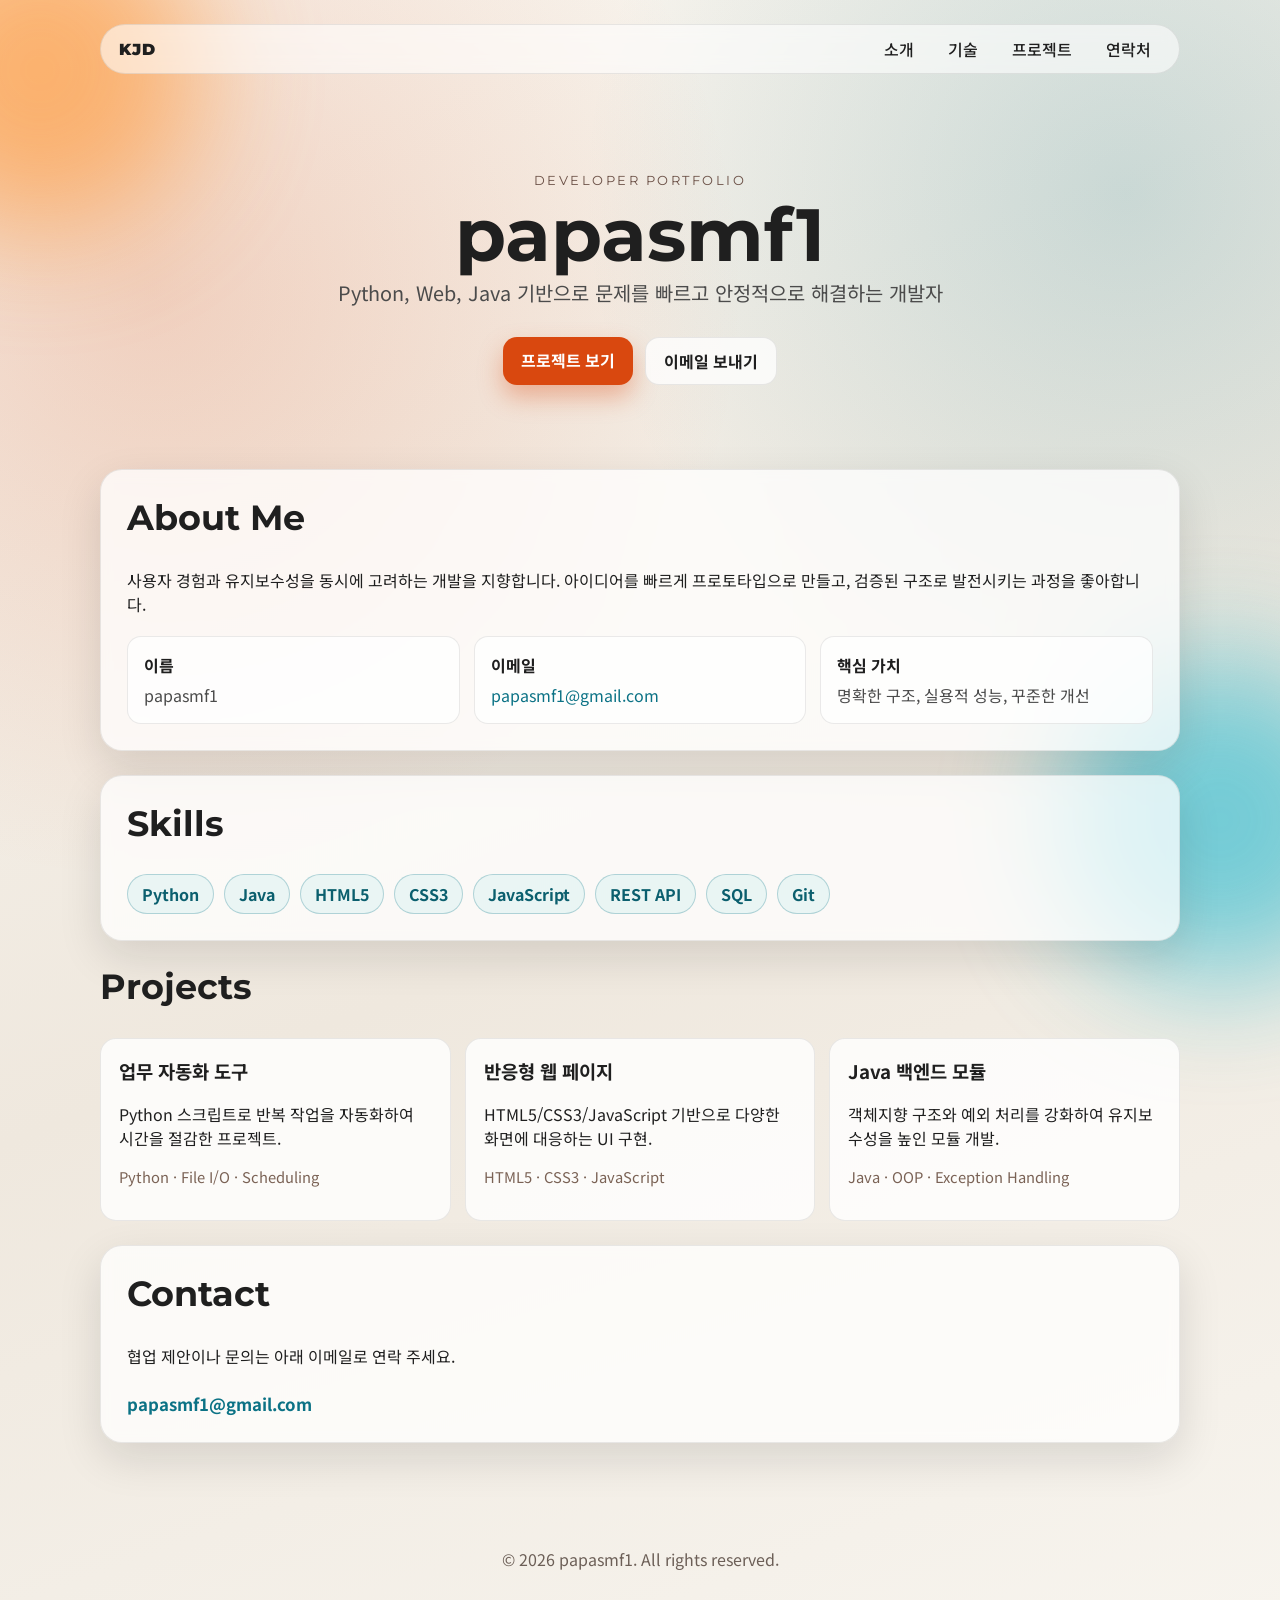
<file: DemoProfile/index.html>
<!DOCTYPE html>
<html lang="ko">
<head>
  <meta charset="UTF-8" />
  <meta name="viewport" content="width=device-width, initial-scale=1.0" />
  <meta name="description" content="papasmf1 개발자 포트폴리오 - Python, Web, Java 중심" />
  <title>papasmf1 | Developer Portfolio</title>
  <link rel="preconnect" href="https://fonts.googleapis.com" />
  <link rel="preconnect" href="https://fonts.gstatic.com" crossorigin />
  <link href="https://fonts.googleapis.com/css2?family=Montserrat:wght@500;700;900&family=Noto+Sans+KR:wght@400;500;700&display=swap" rel="stylesheet" />
  <link rel="stylesheet" href="styles.css" />
</head>
<body>
  <div class="bg-orb orb-1" aria-hidden="true"></div>
  <div class="bg-orb orb-2" aria-hidden="true"></div>

  <header class="topbar">
    <a class="brand" href="#home">KJD</a>
    <nav>
      <ul class="menu">
        <li><a href="#about">소개</a></li>
        <li><a href="#skills">기술</a></li>
        <li><a href="#projects">프로젝트</a></li>
        <li><a href="#contact">연락처</a></li>
      </ul>
    </nav>
  </header>

  <main id="home">
    <section class="hero reveal">
      <p class="eyebrow">DEVELOPER PORTFOLIO</p>
      <h1>papasmf1</h1>
      <p class="subtitle">Python, Web, Java 기반으로 문제를 빠르고 안정적으로 해결하는 개발자</p>
      <div class="hero-cta">
        <a class="btn primary" href="#projects">프로젝트 보기</a>
        <a class="btn ghost" href="mailto:papasmf1@gmail.com">이메일 보내기</a>
      </div>
    </section>

    <section id="about" class="card reveal">
      <h2>About Me</h2>
      <p>
        사용자 경험과 유지보수성을 동시에 고려하는 개발을 지향합니다.
        아이디어를 빠르게 프로토타입으로 만들고, 검증된 구조로 발전시키는 과정을 좋아합니다.
      </p>
      <div class="identity-grid">
        <article>
          <h3>이름</h3>
          <p>papasmf1</p>
        </article>
        <article>
          <h3>이메일</h3>
          <p><a href="mailto:papasmf1@gmail.com">papasmf1@gmail.com</a></p>
        </article>
        <article>
          <h3>핵심 가치</h3>
          <p>명확한 구조, 실용적 성능, 꾸준한 개선</p>
        </article>
      </div>
    </section>

    <section id="skills" class="card reveal">
      <h2>Skills</h2>
      <div class="chips">
        <span>Python</span>
        <span>Java</span>
        <span>HTML5</span>
        <span>CSS3</span>
        <span>JavaScript</span>
        <span>REST API</span>
        <span>SQL</span>
        <span>Git</span>
      </div>
    </section>

    <section id="projects" class="reveal">
      <h2>Projects</h2>
      <div class="project-grid">
        <article class="project-card">
          <h3>업무 자동화 도구</h3>
          <p>Python 스크립트로 반복 작업을 자동화하여 시간을 절감한 프로젝트.</p>
          <p class="stack">Python · File I/O · Scheduling</p>
        </article>
        <article class="project-card">
          <h3>반응형 웹 페이지</h3>
          <p>HTML5/CSS3/JavaScript 기반으로 다양한 화면에 대응하는 UI 구현.</p>
          <p class="stack">HTML5 · CSS3 · JavaScript</p>
        </article>
        <article class="project-card">
          <h3>Java 백엔드 모듈</h3>
          <p>객체지향 구조와 예외 처리를 강화하여 유지보수성을 높인 모듈 개발.</p>
          <p class="stack">Java · OOP · Exception Handling</p>
        </article>
      </div>
    </section>

    <section id="contact" class="card reveal">
      <h2>Contact</h2>
      <p>협업 제안이나 문의는 아래 이메일로 연락 주세요.</p>
      <a class="mail-link" href="mailto:papasmf1@gmail.com">papasmf1@gmail.com</a>
    </section>
  </main>

  <footer>
    <p>© <span id="year"></span> papasmf1. All rights reserved.</p>
  </footer>

  <script src="script.js"></script>
</body>
</html>
</file>
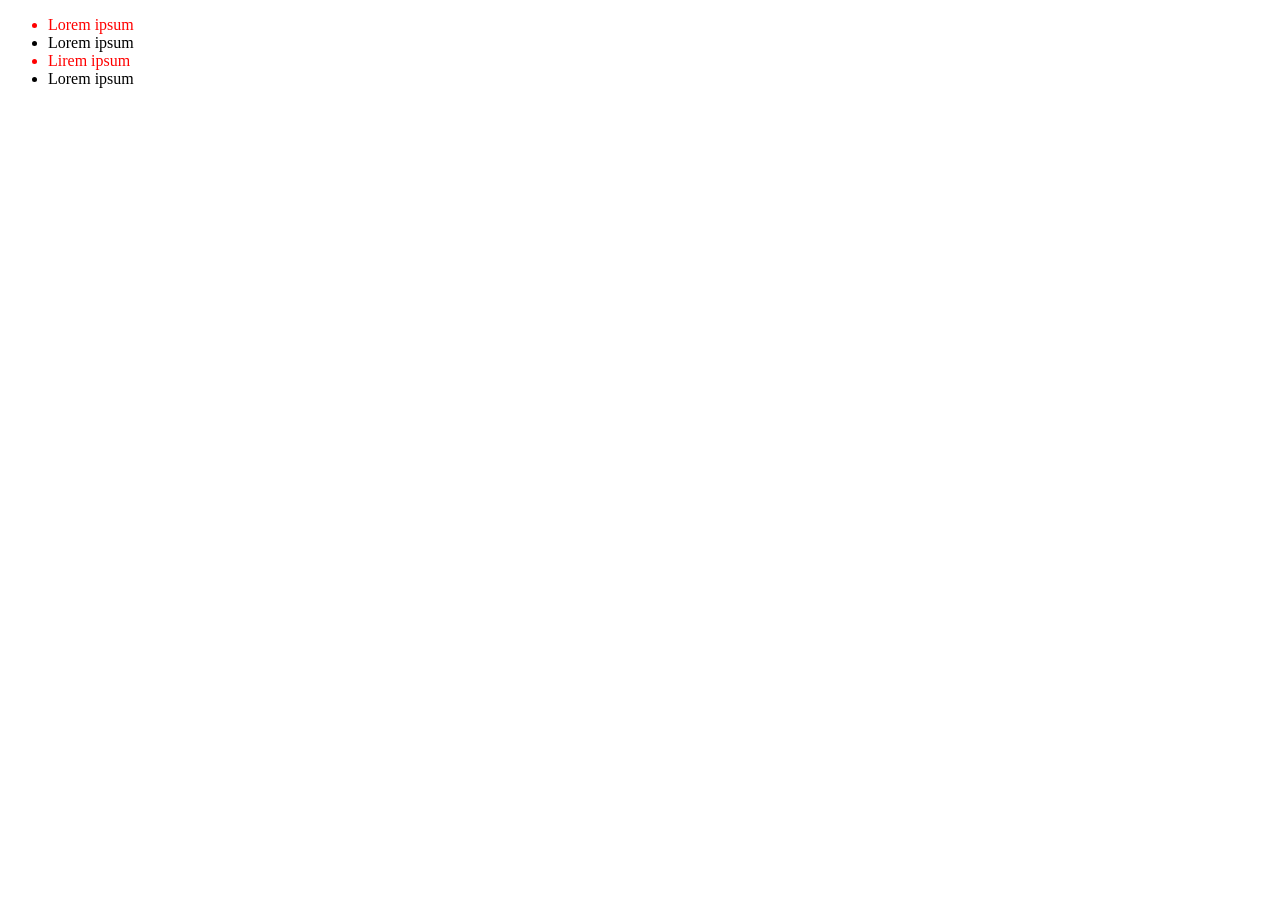
<file: Chap09_Selector.html>
﻿<!DOCTYPE html>
<html xmlns="http://www.w3.org/1999/xhtml">
<head>
<meta http-equiv="Content-Type" content="text/html; charset=utf-8"/>
    <title></title>
    <style>
        /* class 속성으로 select를 가지는 태그의 color속성을  red로 지정한다 */
        .select {
            color: red;
        } 
    </style>
</head>
<body>
    <ul>
        <li class="select">Lorem ipsum</li>
        <li>Lorem ipsum</li>
        <li class="select">Lirem ipsum</li>
        <li>Lorem ipsum</li>
    </ul>
</body>
</html>
</file>
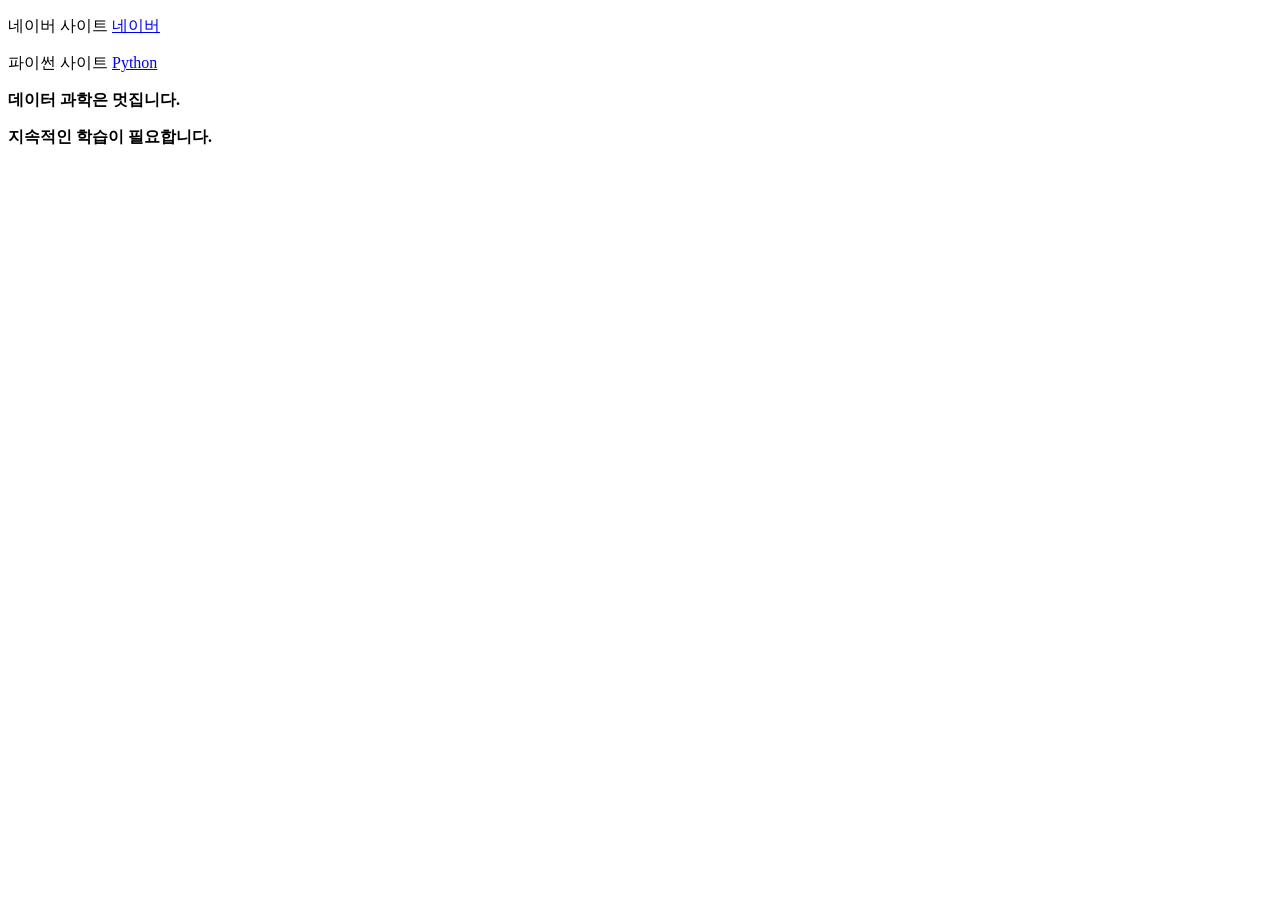
<file: Chap09_test.html>
<!DOCTYPE html>
<html>
    <head>
        <title>
            아주 쉬운 HTML문서 샘플입니다.
        </title>
    </head>
    <body>
        <div>
            <p class="inner-text" id="first">
                네이버 사이트
                <a href="http://www.naver.com" id="credu">
                네이버
                </a>
            </p>
            <p class="inner-text">
                파이썬 사이트
                <a href="https://www.python.org" id="python">
                Python 
                </a>
            </p>
        </div>
        <p class="outer-text" id="second">
            <b>
                데이터 과학은 멋집니다.
            </b>
        </p>
        <p class="outer-text">
            <b>
                지속적인 학습이 필요합니다. 
            </b>
        </p>
    </body>
</html>
</file>
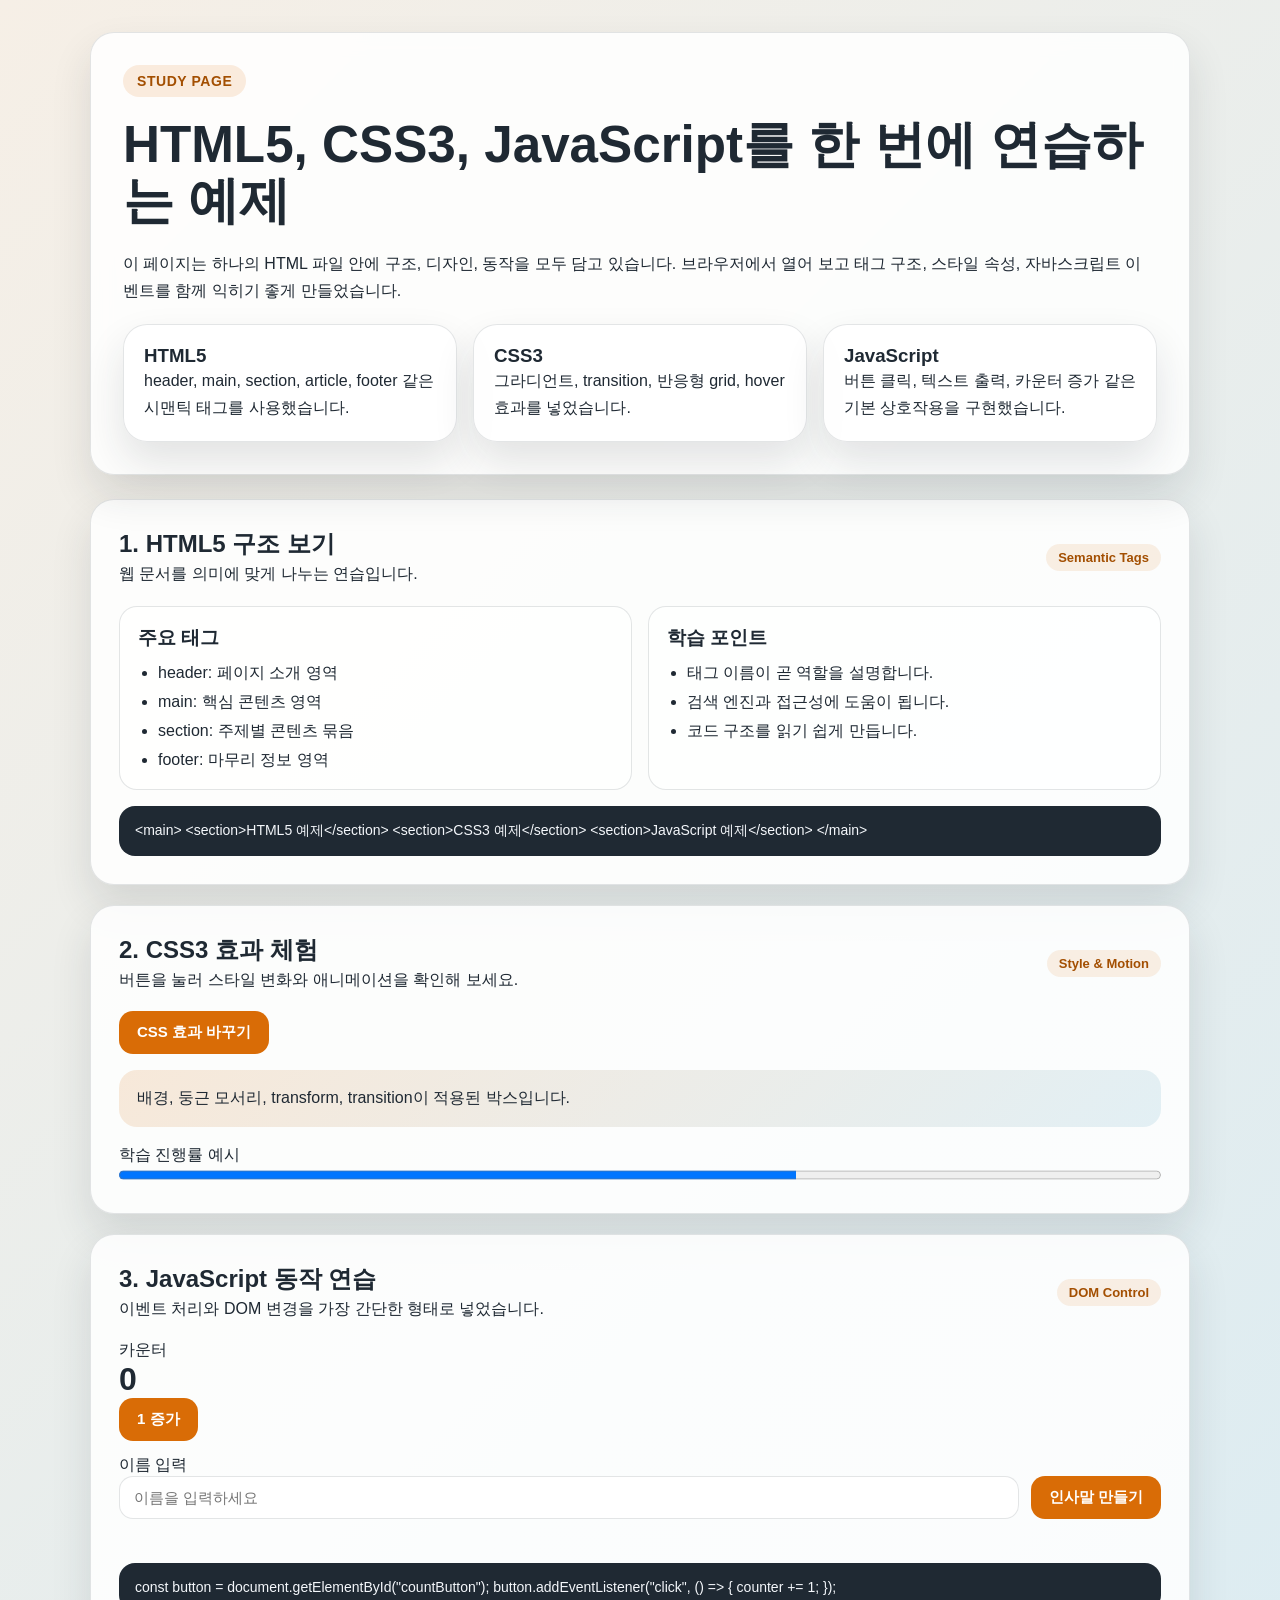
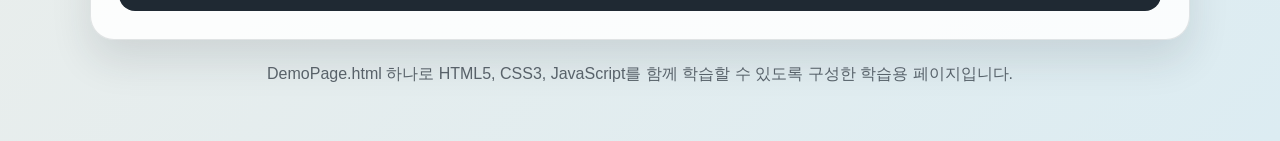
<file: DemoPage.html>
<!DOCTYPE html>
<html lang="ko">
<head>
    <meta charset="UTF-8">
    <meta name="viewport" content="width=device-width, initial-scale=1.0">
    <title>HTML5 CSS3 JavaScript 학습 페이지</title>
    <style>
        :root {
            --bg: linear-gradient(135deg, #f6efe6 0%, #dcecf2 100%);
            --panel: rgba(255, 255, 255, 0.85);
            --text: #1f2933;
            --accent: #d96c06;
            --accent-dark: #a34f02;
            --line: rgba(31, 41, 51, 0.12);
            --shadow: 0 20px 40px rgba(31, 41, 51, 0.12);
        }

        * {
            box-sizing: border-box;
        }

        body {
            margin: 0;
            font-family: "Segoe UI", "Malgun Gothic", sans-serif;
            color: var(--text);
            background: var(--bg);
            min-height: 100vh;
        }

        .container {
            width: min(1100px, calc(100% - 32px));
            margin: 0 auto;
            padding: 32px 0 48px;
        }

        header {
            background: var(--panel);
            backdrop-filter: blur(10px);
            border: 1px solid var(--line);
            border-radius: 24px;
            box-shadow: var(--shadow);
            padding: 32px;
            display: grid;
            gap: 20px;
        }

        .hero-badge {
            width: fit-content;
            padding: 8px 14px;
            border-radius: 999px;
            background: rgba(217, 108, 6, 0.12);
            color: var(--accent-dark);
            font-size: 14px;
            font-weight: 700;
            letter-spacing: 0.04em;
        }

        h1, h2, h3 {
            margin: 0;
        }

        h1 {
            font-size: clamp(2rem, 4vw, 3.4rem);
            line-height: 1.1;
        }

        p {
            margin: 0;
            line-height: 1.7;
        }

        .hero-grid {
            display: grid;
            grid-template-columns: repeat(auto-fit, minmax(220px, 1fr));
            gap: 16px;
        }

        .hero-card,
        section {
            background: var(--panel);
            border: 1px solid var(--line);
            border-radius: 24px;
            box-shadow: var(--shadow);
        }

        .hero-card {
            padding: 20px;
        }

        main {
            display: grid;
            gap: 20px;
            margin-top: 24px;
        }

        section {
            padding: 28px;
        }

        .section-head {
            display: flex;
            justify-content: space-between;
            align-items: center;
            gap: 16px;
            margin-bottom: 18px;
        }

        .tag {
            font-size: 13px;
            font-weight: 700;
            color: var(--accent-dark);
            background: rgba(217, 108, 6, 0.1);
            padding: 6px 12px;
            border-radius: 999px;
        }

        .example-grid {
            display: grid;
            grid-template-columns: repeat(auto-fit, minmax(240px, 1fr));
            gap: 16px;
            margin-top: 18px;
        }

        .example-card {
            padding: 18px;
            border-radius: 18px;
            background: rgba(255, 255, 255, 0.7);
            border: 1px solid var(--line);
        }

        ul {
            margin: 12px 0 0;
            padding-left: 20px;
        }

        li + li {
            margin-top: 8px;
        }

        .code-box {
            margin-top: 16px;
            background: #1f2933;
            color: #f4f7fb;
            border-radius: 16px;
            padding: 16px;
            overflow-x: auto;
            font-size: 14px;
        }

        .demo-button {
            border: 0;
            border-radius: 14px;
            padding: 12px 18px;
            background: var(--accent);
            color: white;
            font-size: 15px;
            font-weight: 700;
            cursor: pointer;
            transition: transform 0.2s ease, box-shadow 0.2s ease, background 0.2s ease;
        }

        .demo-button:hover {
            background: var(--accent-dark);
            transform: translateY(-2px);
            box-shadow: 0 12px 24px rgba(163, 79, 2, 0.24);
        }

        .demo-box {
            margin-top: 16px;
            padding: 18px;
            border-radius: 18px;
            background: linear-gradient(135deg, rgba(217, 108, 6, 0.14), rgba(220, 236, 242, 0.8));
            transition: transform 0.3s ease, border-radius 0.3s ease, background 0.3s ease;
        }

        .demo-box.active {
            transform: scale(1.03) rotate(-1deg);
            border-radius: 28px;
            background: linear-gradient(135deg, rgba(163, 79, 2, 0.24), rgba(255, 255, 255, 0.95));
        }

        .progress-wrap {
            margin-top: 18px;
        }

        progress {
            width: 100%;
            height: 18px;
        }

        .js-panel {
            display: grid;
            gap: 14px;
            margin-top: 18px;
        }

        .counter {
            font-size: 2rem;
            font-weight: 800;
        }

        .input-row {
            display: flex;
            gap: 12px;
            flex-wrap: wrap;
        }

        input[type="text"] {
            flex: 1;
            min-width: 220px;
            padding: 12px 14px;
            border-radius: 14px;
            border: 1px solid var(--line);
            font-size: 15px;
        }

        .message {
            min-height: 28px;
            font-weight: 700;
            color: var(--accent-dark);
        }

        footer {
            text-align: center;
            padding: 24px 12px 8px;
            color: rgba(31, 41, 51, 0.7);
        }

        @media (max-width: 640px) {
            .container {
                width: min(100% - 20px, 1100px);
                padding-top: 20px;
            }

            header,
            section {
                padding: 22px;
                border-radius: 20px;
            }

            .section-head {
                flex-direction: column;
                align-items: flex-start;
            }
        }
    </style>
</head>
<body>
    <div class="container">
        <header>
            <div class="hero-badge">STUDY PAGE</div>
            <h1>HTML5, CSS3, JavaScript를 한 번에 연습하는 예제</h1>
            <p>
                이 페이지는 하나의 HTML 파일 안에 구조, 디자인, 동작을 모두 담고 있습니다.
                브라우저에서 열어 보고 태그 구조, 스타일 속성, 자바스크립트 이벤트를 함께 익히기 좋게 만들었습니다.
            </p>
            <div class="hero-grid">
                <article class="hero-card">
                    <h3>HTML5</h3>
                    <p>header, main, section, article, footer 같은 시맨틱 태그를 사용했습니다.</p>
                </article>
                <article class="hero-card">
                    <h3>CSS3</h3>
                    <p>그라디언트, transition, 반응형 grid, hover 효과를 넣었습니다.</p>
                </article>
                <article class="hero-card">
                    <h3>JavaScript</h3>
                    <p>버튼 클릭, 텍스트 출력, 카운터 증가 같은 기본 상호작용을 구현했습니다.</p>
                </article>
            </div>
        </header>

        <main>
            <section>
                <div class="section-head">
                    <div>
                        <h2>1. HTML5 구조 보기</h2>
                        <p>웹 문서를 의미에 맞게 나누는 연습입니다.</p>
                    </div>
                    <span class="tag">Semantic Tags</span>
                </div>
                <div class="example-grid">
                    <article class="example-card">
                        <h3>주요 태그</h3>
                        <ul>
                            <li>header: 페이지 소개 영역</li>
                            <li>main: 핵심 콘텐츠 영역</li>
                            <li>section: 주제별 콘텐츠 묶음</li>
                            <li>footer: 마무리 정보 영역</li>
                        </ul>
                    </article>
                    <article class="example-card">
                        <h3>학습 포인트</h3>
                        <ul>
                            <li>태그 이름이 곧 역할을 설명합니다.</li>
                            <li>검색 엔진과 접근성에 도움이 됩니다.</li>
                            <li>코드 구조를 읽기 쉽게 만듭니다.</li>
                        </ul>
                    </article>
                </div>
                <div class="code-box">
&lt;main&gt;
    &lt;section&gt;HTML5 예제&lt;/section&gt;
    &lt;section&gt;CSS3 예제&lt;/section&gt;
    &lt;section&gt;JavaScript 예제&lt;/section&gt;
&lt;/main&gt;
                </div>
            </section>

            <section>
                <div class="section-head">
                    <div>
                        <h2>2. CSS3 효과 체험</h2>
                        <p>버튼을 눌러 스타일 변화와 애니메이션을 확인해 보세요.</p>
                    </div>
                    <span class="tag">Style & Motion</span>
                </div>
                <button class="demo-button" id="styleToggleButton">CSS 효과 바꾸기</button>
                <div class="demo-box" id="styleDemoBox">
                    배경, 둥근 모서리, transform, transition이 적용된 박스입니다.
                </div>
                <div class="progress-wrap">
                    <label for="studyProgress">학습 진행률 예시</label>
                    <progress id="studyProgress" value="65" max="100">65%</progress>
                </div>
            </section>

            <section>
                <div class="section-head">
                    <div>
                        <h2>3. JavaScript 동작 연습</h2>
                        <p>이벤트 처리와 DOM 변경을 가장 간단한 형태로 넣었습니다.</p>
                    </div>
                    <span class="tag">DOM Control</span>
                </div>
                <div class="js-panel">
                    <div>
                        <div>카운터</div>
                        <div class="counter" id="counterValue">0</div>
                        <button class="demo-button" id="countButton">1 증가</button>
                    </div>
                    <div>
                        <div>이름 입력</div>
                        <div class="input-row">
                            <input type="text" id="nameInput" placeholder="이름을 입력하세요">
                            <button class="demo-button" id="greetButton">인사말 만들기</button>
                        </div>
                        <div class="message" id="greetMessage"></div>
                    </div>
                </div>
                <div class="code-box">
const button = document.getElementById("countButton");
button.addEventListener("click", () =&gt; {
    counter += 1;
});
                </div>
            </section>
        </main>

        <footer>
            DemoPage.html 하나로 HTML5, CSS3, JavaScript를 함께 학습할 수 있도록 구성한 학습용 페이지입니다.
        </footer>
    </div>

    <script>
        const styleToggleButton = document.getElementById("styleToggleButton");
        const styleDemoBox = document.getElementById("styleDemoBox");
        const countButton = document.getElementById("countButton");
        const counterValue = document.getElementById("counterValue");
        const greetButton = document.getElementById("greetButton");
        const nameInput = document.getElementById("nameInput");
        const greetMessage = document.getElementById("greetMessage");

        let counter = 0;

        styleToggleButton.addEventListener("click", () => {
            styleDemoBox.classList.toggle("active");
        });

        countButton.addEventListener("click", () => {
            counter += 1;
            counterValue.textContent = counter;
        });

        greetButton.addEventListener("click", () => {
            const name = nameInput.value.trim();

            if (name === "") {
                greetMessage.textContent = "이름을 입력하면 인사말이 표시됩니다.";
                return;
            }

            greetMessage.textContent = `${name}님, JavaScript 이벤트 처리를 잘하고 있습니다.`;
        });
    </script>
</body>
</html>
</file>
<file: DemoProfile/styles.css>
:root {
  --bg-main: #f7f4ee;
  --bg-panel: rgba(255, 255, 255, 0.74);
  --text-main: #1f1f1f;
  --text-muted: #4b4b4b;
  --accent: #d9480f;
  --accent-2: #0b7285;
  --stroke: rgba(31, 31, 31, 0.09);
  --shadow: 0 16px 44px rgba(17, 17, 17, 0.12);
}

* {
  box-sizing: border-box;
}

html {
  scroll-behavior: smooth;
}

body {
  margin: 0;
  font-family: "Noto Sans KR", sans-serif;
  color: var(--text-main);
  background:
    radial-gradient(circle at 12% 18%, rgba(217, 72, 15, 0.2), transparent 34%),
    radial-gradient(circle at 88% 12%, rgba(11, 114, 133, 0.18), transparent 30%),
    linear-gradient(160deg, #f9f6f0, #efe8de 55%, #f7f4ee);
  min-height: 100vh;
  overflow-x: hidden;
}

.bg-orb {
  position: fixed;
  width: 320px;
  height: 320px;
  border-radius: 50%;
  filter: blur(60px);
  z-index: -1;
  opacity: 0.6;
}

.orb-1 {
  top: -90px;
  left: -120px;
  background: #ff922b;
}

.orb-2 {
  right: -100px;
  bottom: -80px;
  background: #22b8cf;
}

.topbar {
  width: min(1080px, 92vw);
  margin: 24px auto 0;
  display: flex;
  align-items: center;
  justify-content: space-between;
  padding: 12px 18px;
  border: 1px solid var(--stroke);
  border-radius: 999px;
  backdrop-filter: blur(8px);
  background: rgba(255, 255, 255, 0.58);
  position: sticky;
  top: 12px;
  z-index: 20;
}

.brand {
  font-family: "Montserrat", sans-serif;
  font-weight: 900;
  color: var(--text-main);
  text-decoration: none;
  letter-spacing: 0.06em;
}

.menu {
  list-style: none;
  margin: 0;
  padding: 0;
  display: flex;
  gap: 14px;
}

.menu a {
  text-decoration: none;
  color: var(--text-main);
  font-weight: 500;
  padding: 8px 10px;
  border-radius: 10px;
  transition: background-color 0.25s ease, color 0.25s ease;
}

.menu a:hover {
  background: rgba(217, 72, 15, 0.12);
  color: #8f2d0d;
}

main {
  width: min(1080px, 92vw);
  margin: 26px auto 70px;
}

section {
  margin-bottom: 24px;
}

.hero {
  padding: 72px 20px 60px;
  text-align: center;
}

.eyebrow {
  margin: 0;
  letter-spacing: 0.19em;
  font-family: "Montserrat", sans-serif;
  font-size: 0.82rem;
  color: #6a4f45;
}

h1 {
  margin: 12px 0 8px;
  font-family: "Montserrat", sans-serif;
  font-size: clamp(2.3rem, 7vw, 4.6rem);
  line-height: 0.95;
}

.subtitle {
  margin: 0 auto;
  max-width: 700px;
  color: var(--text-muted);
  font-size: clamp(1rem, 2vw, 1.24rem);
}

.hero-cta {
  margin-top: 30px;
  display: flex;
  justify-content: center;
  gap: 12px;
  flex-wrap: wrap;
}

.btn {
  display: inline-block;
  text-decoration: none;
  border-radius: 14px;
  padding: 11px 18px;
  font-weight: 700;
  transition: transform 0.2s ease, box-shadow 0.2s ease, background-color 0.2s ease;
}

.btn:hover {
  transform: translateY(-2px);
}

.btn.primary {
  background: var(--accent);
  color: #fff;
  box-shadow: 0 12px 24px rgba(217, 72, 15, 0.35);
}

.btn.ghost {
  color: var(--text-main);
  border: 1px solid var(--stroke);
  background: rgba(255, 255, 255, 0.76);
}

.card {
  border: 1px solid var(--stroke);
  border-radius: 22px;
  padding: 26px;
  background: var(--bg-panel);
  backdrop-filter: blur(6px);
  box-shadow: var(--shadow);
}

h2 {
  margin-top: 0;
  font-family: "Montserrat", sans-serif;
  font-size: clamp(1.5rem, 4vw, 2.2rem);
}

.identity-grid {
  margin-top: 20px;
  display: grid;
  gap: 14px;
  grid-template-columns: repeat(3, minmax(0, 1fr));
}

.identity-grid article {
  border: 1px solid var(--stroke);
  border-radius: 14px;
  padding: 16px;
  background: rgba(255, 255, 255, 0.74);
}

.identity-grid h3 {
  margin: 0 0 6px;
  font-size: 1rem;
}

.identity-grid p {
  margin: 0;
  color: var(--text-muted);
}

.identity-grid a {
  color: var(--accent-2);
  text-decoration: none;
}

.chips {
  display: flex;
  flex-wrap: wrap;
  gap: 10px;
}

.chips span {
  border: 1px solid rgba(11, 114, 133, 0.26);
  background: rgba(34, 184, 207, 0.08);
  color: #0b5f6e;
  border-radius: 999px;
  padding: 7px 14px;
  font-weight: 700;
}

.project-grid {
  display: grid;
  grid-template-columns: repeat(3, minmax(0, 1fr));
  gap: 14px;
}

.project-card {
  border: 1px solid var(--stroke);
  border-radius: 16px;
  padding: 18px;
  background: rgba(255, 255, 255, 0.8);
  transition: transform 0.24s ease, box-shadow 0.24s ease;
}

.project-card:hover {
  transform: translateY(-4px);
  box-shadow: 0 12px 24px rgba(31, 31, 31, 0.1);
}

.project-card h3 {
  margin-top: 0;
}

.stack {
  color: #7a6255;
  font-size: 0.92rem;
}

.mail-link {
  display: inline-block;
  margin-top: 8px;
  font-size: 1.05rem;
  color: var(--accent-2);
  text-decoration: none;
  font-weight: 700;
}

footer {
  text-align: center;
  padding: 18px 10px 28px;
  color: #6c5f57;
}

.reveal {
  opacity: 0;
  transform: translateY(16px);
}

.reveal.visible {
  animation: fadeUp 0.65s ease forwards;
}

@keyframes fadeUp {
  from {
    opacity: 0;
    transform: translateY(16px);
  }
  to {
    opacity: 1;
    transform: translateY(0);
  }
}

@media (max-width: 900px) {
  .project-grid {
    grid-template-columns: 1fr;
  }

  .identity-grid {
    grid-template-columns: 1fr;
  }
}

@media (max-width: 680px) {
  .topbar {
    border-radius: 16px;
    flex-direction: column;
    gap: 10px;
    align-items: flex-start;
  }

  .menu {
    flex-wrap: wrap;
    gap: 6px;
  }

  .hero {
    padding-top: 52px;
  }
}
</file>
